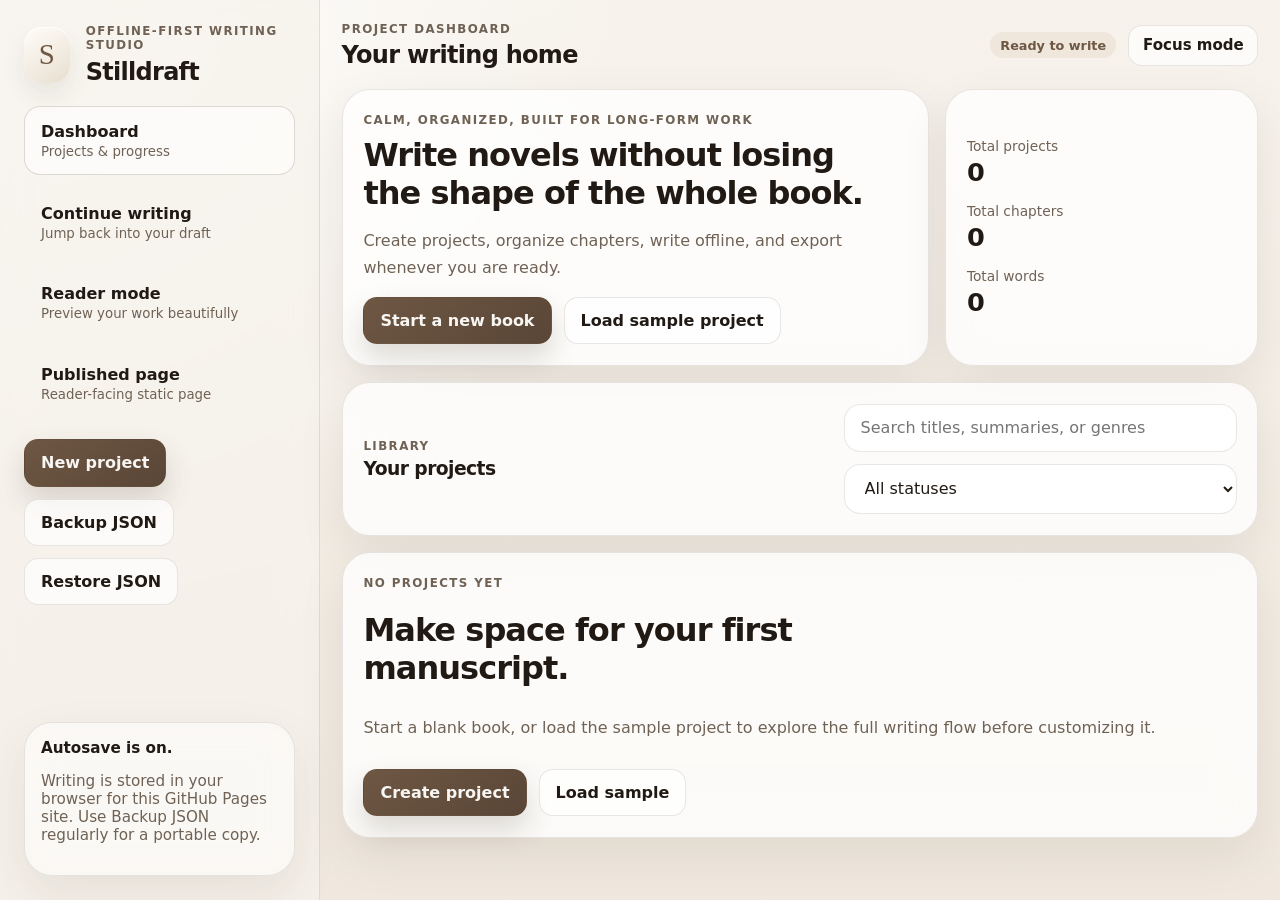
<file: index.html>
<!DOCTYPE html>
<html lang="en">
  <head>
    <meta charset="UTF-8" />
    <meta name="viewport" content="width=device-width, initial-scale=1.0" />
    <meta
      name="description"
      content="Stilldraft is an offline-first writing studio for novels, chapters, and long-form creative work."
    />
    <meta name="theme-color" content="#f7f3ec" />
    <title>Stilldraft</title>
    <link rel="icon" type="image/svg+xml" href="./assets/icon.svg" />
    <link rel="manifest" href="./manifest.webmanifest" />
    <link rel="stylesheet" href="./styles.css" />
  </head>
  <body>
    <div class="app-frame" id="appFrame">
      <aside class="sidebar" id="sidebar">
        <div class="brand-block">
          <div class="brand-mark">S</div>
          <div>
            <p class="eyebrow">Offline-first writing studio</p>
            <h1>Stilldraft</h1>
          </div>
        </div>

        <nav class="sidebar-nav">
          <button class="nav-button is-active" data-nav-target="dashboard">
            <span>Dashboard</span>
            <small>Projects & progress</small>
          </button>
          <button class="nav-button" data-nav-target="editor" id="continueWritingNav">
            <span>Continue writing</span>
            <small>Jump back into your draft</small>
          </button>
          <button class="nav-button" data-nav-target="reader" id="readerNavButton">
            <span>Reader mode</span>
            <small>Preview your work beautifully</small>
          </button>
          <a class="nav-button nav-link" href="./published.html">
            <span>Published page</span>
            <small>Reader-facing static page</small>
          </a>
        </nav>

        <div class="sidebar-actions">
          <button class="primary-button" id="newProjectButton">New project</button>
          <button class="secondary-button" id="exportBackupButton">Backup JSON</button>
          <label class="secondary-button file-trigger">
            Restore JSON
            <input type="file" id="restoreBackupInput" accept="application/json" />
          </label>
        </div>

        <div class="sidebar-note card subtle-card">
          <strong>Autosave is on.</strong>
          <p>
            Writing is stored in your browser for this GitHub Pages site. Use Backup JSON regularly for a portable copy.
          </p>
        </div>
      </aside>

      <main class="main-shell">
        <header class="topbar">
          <button class="icon-button mobile-only" id="mobileSidebarToggle" aria-label="Open navigation">
            ☰
          </button>
          <div>
            <p class="eyebrow" id="viewEyebrow">Project dashboard</p>
            <h2 id="viewTitle">Your writing home</h2>
          </div>
          <div class="topbar-actions">
            <span class="save-pill" id="saveStatus">Saved locally</span>
            <button class="secondary-button compact" id="focusModeButton">Focus mode</button>
          </div>
        </header>

        <section class="view" id="dashboardView">
          <div class="hero-grid">
            <article class="hero-card card">
              <div>
                <p class="eyebrow">Calm, organized, built for long-form work</p>
                <h3>Write novels without losing the shape of the whole book.</h3>
                <p>
                  Create projects, organize chapters, write offline, and export whenever you are ready.
                </p>
              </div>
              <div class="hero-actions">
                <button class="primary-button" id="dashboardNewProjectButton">Start a new book</button>
                <button class="secondary-button" id="loadSampleButton">Load sample project</button>
              </div>
            </article>

            <article class="stats-card card">
              <div class="stat-block">
                <span>Total projects</span>
                <strong id="totalProjectsStat">0</strong>
              </div>
              <div class="stat-block">
                <span>Total chapters</span>
                <strong id="totalChaptersStat">0</strong>
              </div>
              <div class="stat-block">
                <span>Total words</span>
                <strong id="totalWordsStat">0</strong>
              </div>
            </article>
          </div>

          <section class="card dashboard-controls">
            <div>
              <p class="eyebrow">Library</p>
              <h3>Your projects</h3>
            </div>
            <div class="dashboard-toolbar">
              <input
                type="search"
                id="projectSearchInput"
                class="search-input"
                placeholder="Search titles, summaries, or genres"
              />
              <select id="statusFilterSelect" class="select-input">
                <option value="all">All statuses</option>
                <option value="draft">Drafting</option>
                <option value="editing">Editing</option>
                <option value="ready">Ready</option>
              </select>
            </div>
          </section>

          <section class="project-grid" id="projectGrid" aria-live="polite"></section>
        </section>

        <section class="view hidden" id="editorView">
          <div class="editor-layout">
            <aside class="chapter-sidebar card">
              <div class="panel-heading with-action">
                <div>
                  <p class="eyebrow">Structure</p>
                  <h3>Chapters</h3>
                </div>
                <button class="icon-button" id="addChapterButton" aria-label="Add chapter">＋</button>
              </div>
              <div class="chapter-list" id="chapterList"></div>
              <div class="chapter-sidebar-footer">
                <div class="mini-stat">
                  <span>Project words</span>
                  <strong id="projectWordsStat">0</strong>
                </div>
                <div class="mini-stat">
                  <span>Estimated read</span>
                  <strong id="projectReadTimeStat">0 min</strong>
                </div>
              </div>
            </aside>

            <section class="editor-panel card">
              <div class="editor-header-row">
                <div>
                  <p class="eyebrow">Writing desk</p>
                  <h3 id="editorProjectHeading">Select a project</h3>
                  <p class="muted" id="editorProjectMeta">Create or open a project to begin.</p>
                </div>
                <div class="editor-header-actions">
                  <button class="secondary-button compact" id="editProjectButton">Project details</button>
                  <button class="secondary-button compact" id="openReaderButton">Reader</button>
                  <button class="secondary-button compact" id="printProjectButton">Print</button>
                </div>
              </div>

              <div class="field-row chapter-title-row">
                <label class="field-label" for="chapterTitleInput">Chapter title</label>
                <input type="text" id="chapterTitleInput" class="text-input" placeholder="Untitled chapter" />
              </div>

              <div class="metrics-strip" id="editorMetricsStrip">
                <div class="metric-card">
                  <span>Chapter words</span>
                  <strong id="chapterWordsMetric">0</strong>
                </div>
                <div class="metric-card">
                  <span>Chapter reading time</span>
                  <strong id="chapterReadMetric">0 min</strong>
                </div>
                <div class="metric-card">
                  <span>Characters</span>
                  <strong id="chapterCharactersMetric">0</strong>
                </div>
                <div class="metric-card">
                  <span>Last saved</span>
                  <strong id="chapterSavedMetric">—</strong>
                </div>
              </div>

              <div class="editor-mode-toggle" role="tablist" aria-label="Editor modes">
                <button class="mode-button is-active" data-editor-mode="write">Write</button>
                <button class="mode-button" data-editor-mode="split">Split</button>
                <button class="mode-button" data-editor-mode="preview">Preview</button>
              </div>

              <div class="editor-workspace mode-write" id="editorWorkspace">
                <textarea
                  id="chapterBodyInput"
                  class="editor-textarea"
                  placeholder="Begin with a scene, a voice, a single sentence worth keeping..."
                  spellcheck="true"
                ></textarea>
                <div class="preview-panel" id="chapterPreviewPanel"></div>
              </div>

              <div class="editor-footer-actions">
                <div class="button-group wrap-gap">
                  <button class="secondary-button compact" id="duplicateChapterButton">Duplicate chapter</button>
                  <button class="secondary-button compact" id="moveChapterUpButton">Move up</button>
                  <button class="secondary-button compact" id="moveChapterDownButton">Move down</button>
                </div>
                <div class="button-group wrap-gap">
                  <button class="secondary-button compact" id="exportTxtButton">Export TXT</button>
                  <button class="secondary-button compact" id="exportMdButton">Export MD</button>
                  <button class="secondary-button compact" id="exportPdfButton">Export PDF</button>
                  <button class="secondary-button compact" id="exportPublishedButton">Export publish JSON</button>
                  <button class="danger-button compact" id="deleteChapterButton">Delete chapter</button>
                </div>
              </div>
            </section>
          </div>
        </section>

        <section class="view hidden" id="readerView">
          <div class="reader-layout">
            <aside class="reader-sidebar card">
              <div class="panel-heading">
                <p class="eyebrow">Reader mode</p>
                <h3 id="readerProjectHeading">Preview</h3>
              </div>
              <p class="muted" id="readerProjectMeta">Select a project to preview the full manuscript.</p>
              <div class="reader-actions wrap-gap">
                <button class="primary-button compact" id="readerBackToEditorButton">Back to editor</button>
                <button class="secondary-button compact" id="readerExportPdfButton">Export PDF</button>
                <button class="secondary-button compact" id="readerOpenPublishedButton">Open published page</button>
              </div>
              <div class="toc-list" id="readerToc"></div>
            </aside>

            <article class="reader-article card" id="readerArticle"></article>
          </div>
        </section>
      </main>
    </div>

    <dialog class="dialog" id="projectDialog">
      <form method="dialog" class="dialog-form" id="projectForm">
        <div class="dialog-header">
          <div>
            <p class="eyebrow">Project setup</p>
            <h3 id="projectDialogTitle">New project</h3>
          </div>
          <button class="icon-button" type="button" id="closeProjectDialogButton" aria-label="Close dialog">×</button>
        </div>

        <label class="field-label" for="projectTitleInput">Book title</label>
        <input type="text" id="projectTitleInput" class="text-input" required placeholder="The Quiet House" />

        <div class="two-column-fields">
          <div>
            <label class="field-label" for="projectAuthorInput">Author</label>
            <input type="text" id="projectAuthorInput" class="text-input" placeholder="Your name or pen name" />
          </div>
          <div>
            <label class="field-label" for="projectGenreInput">Genre</label>
            <input type="text" id="projectGenreInput" class="text-input" placeholder="Fantasy, memoir, literary fiction..." />
          </div>
        </div>

        <label class="field-label" for="projectStatusInput">Status</label>
        <select id="projectStatusInput" class="select-input">
          <option value="draft">Drafting</option>
          <option value="editing">Editing</option>
          <option value="ready">Ready</option>
        </select>

        <label class="field-label" for="projectSummaryInput">Summary</label>
        <textarea id="projectSummaryInput" class="text-area" rows="5" placeholder="A one-paragraph overview, mood note, or premise."></textarea>

        <div class="dialog-actions">
          <button class="secondary-button" type="button" id="cancelProjectDialogButton">Cancel</button>
          <button class="primary-button" type="submit" id="saveProjectDialogButton">Save project</button>
        </div>
      </form>
    </dialog>

    <template id="emptyDashboardTemplate">
      <article class="empty-state card">
        <p class="eyebrow">No projects yet</p>
        <h3>Make space for your first manuscript.</h3>
        <p>
          Start a blank book, or load the sample project to explore the full writing flow before customizing it.
        </p>
        <div class="hero-actions">
          <button class="primary-button" data-empty-action="create">Create project</button>
          <button class="secondary-button" data-empty-action="sample">Load sample</button>
        </div>
      </article>
    </template>

    <script src="./app.js" defer></script>
  </body>
</html>
</file>
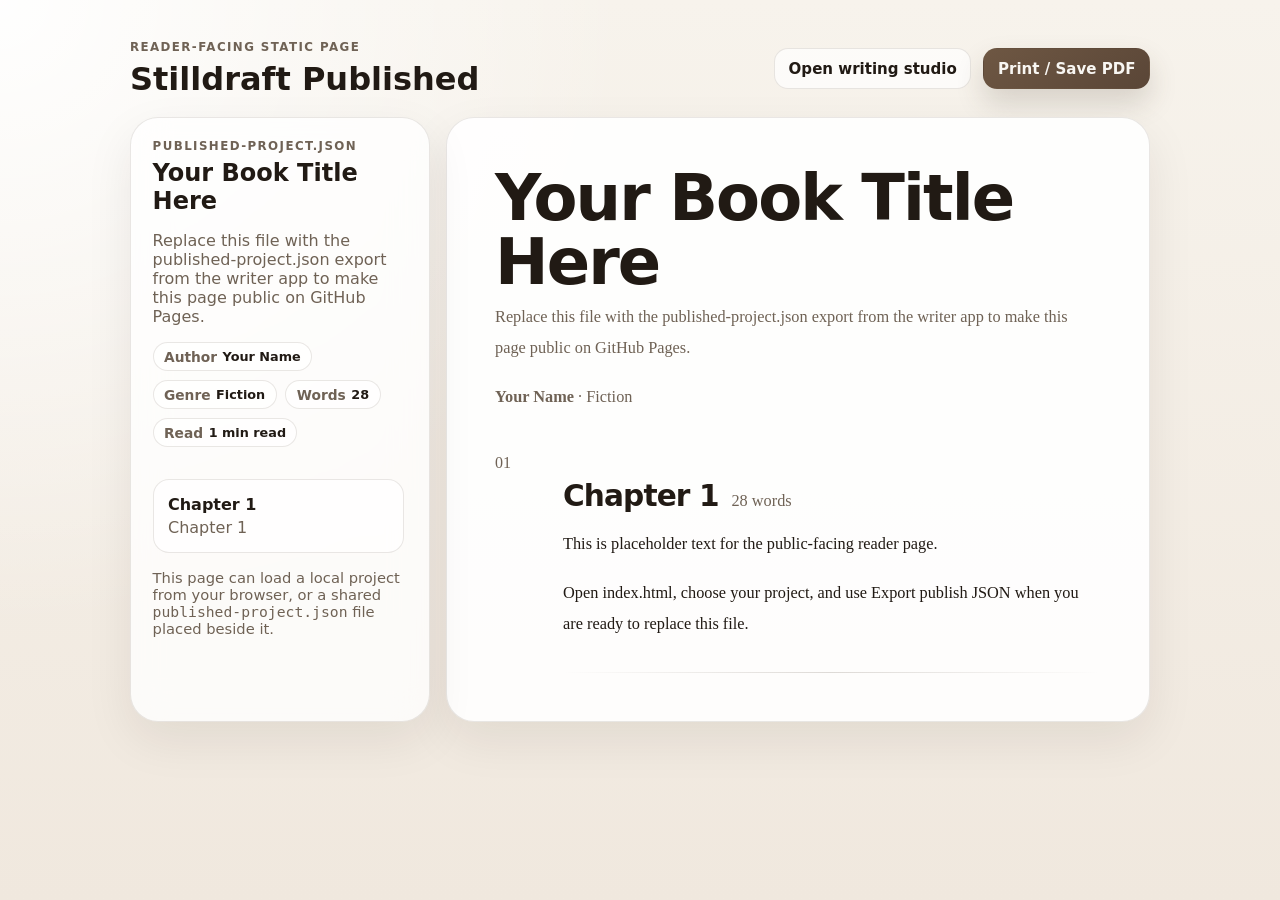
<file: published.html>
<!DOCTYPE html>
<html lang="en">
  <head>
    <meta charset="UTF-8" />
    <meta name="viewport" content="width=device-width, initial-scale=1.0" />
    <meta
      name="description"
      content="A reader-facing page for a finished Stilldraft project. Replace published-project.json with your exported manuscript."
    />
    <meta name="theme-color" content="#f7f3ec" />
    <title>Stilldraft — Published</title>
    <link rel="icon" type="image/svg+xml" href="./assets/icon.svg" />
    <link rel="stylesheet" href="./styles.css" />
  </head>
  <body>
    <main class="published-shell">
      <header class="published-topbar">
        <div>
          <p class="eyebrow">Reader-facing static page</p>
          <h1>Stilldraft Published</h1>
        </div>
        <div class="wrap-gap">
          <a class="secondary-button compact" href="./index.html">Open writing studio</a>
          <button class="primary-button compact" id="publishedPrintButton">Print / Save PDF</button>
        </div>
      </header>

      <div class="published-grid">
        <aside class="published-card card">
          <div class="published-hero" id="publishedHero"></div>
          <div class="published-toc toc-list" id="publishedToc"></div>
          <p class="footer-note">
            This page can load a local project from your browser, or a shared <code>published-project.json</code> file placed beside it.
          </p>
        </aside>

        <article class="published-article" id="publishedArticle"></article>
      </div>
    </main>

    <script src="./published.js" defer></script>
  </body>
</html>
</file>
<file: styles.css>
:root {
  --bg: #f6f3ee;
  --surface: rgba(255, 255, 255, 0.78);
  --surface-strong: #ffffff;
  --surface-soft: #f2ede4;
  --border: rgba(74, 59, 43, 0.12);
  --border-strong: rgba(74, 59, 43, 0.18);
  --ink: #211a14;
  --muted: #6f6255;
  --accent: #6e5743;
  --accent-soft: #efe7dc;
  --danger: #a35342;
  --shadow: 0 18px 48px rgba(34, 23, 14, 0.08);
  --radius-xl: 28px;
  --radius-lg: 20px;
  --radius-md: 16px;
  --radius-sm: 12px;
  --transition: 180ms ease;
  --max-width: 1600px;
}

* {
  box-sizing: border-box;
}

html {
  scroll-behavior: smooth;
}

body {
  margin: 0;
  min-height: 100vh;
  background:
    radial-gradient(circle at top left, rgba(255, 255, 255, 0.95), transparent 40%),
    linear-gradient(180deg, #f7f3ec 0%, #f0e8de 100%);
  color: var(--ink);
  font-family: Inter, ui-sans-serif, system-ui, -apple-system, BlinkMacSystemFont, "Segoe UI", sans-serif;
}

button,
input,
select,
textarea {
  font: inherit;
}

button {
  border: 0;
  background: none;
  color: inherit;
  cursor: pointer;
}

a {
  color: inherit;
  text-decoration: none;
}

img {
  max-width: 100%;
}

.hidden {
  display: none !important;
}

.app-frame {
  display: grid;
  grid-template-columns: 320px minmax(0, 1fr);
  min-height: 100vh;
  max-width: var(--max-width);
  margin: 0 auto;
}

.sidebar {
  position: sticky;
  top: 0;
  display: flex;
  flex-direction: column;
  gap: 1.35rem;
  height: 100vh;
  padding: 1.5rem;
  border-right: 1px solid var(--border);
  background: rgba(247, 243, 236, 0.78);
  backdrop-filter: blur(18px);
}

.brand-block {
  display: flex;
  align-items: center;
  gap: 1rem;
}

.brand-mark {
  display: grid;
  place-items: center;
  width: 56px;
  height: 56px;
  border-radius: 18px;
  background: linear-gradient(145deg, #fffdf9, #e8decf);
  box-shadow: inset 0 1px 0 rgba(255, 255, 255, 0.85), 0 12px 24px rgba(33, 26, 20, 0.08);
  font-family: Georgia, "Times New Roman", serif;
  font-size: 1.8rem;
  color: var(--accent);
}

.brand-block h1,
.topbar h2,
.hero-card h3,
.dashboard-controls h3,
.chapter-sidebar h3,
.editor-panel h3,
.reader-sidebar h3,
.dialog h3,
.empty-state h3 {
  margin: 0;
  font-weight: 650;
  letter-spacing: -0.03em;
}

.eyebrow {
  margin: 0 0 0.35rem;
  font-size: 0.74rem;
  font-weight: 700;
  letter-spacing: 0.12em;
  text-transform: uppercase;
  color: var(--muted);
}

.sidebar-nav {
  display: grid;
  gap: 0.7rem;
}

.nav-button {
  display: flex;
  flex-direction: column;
  align-items: flex-start;
  gap: 0.18rem;
  width: 100%;
  padding: 0.95rem 1rem;
  border: 1px solid transparent;
  border-radius: var(--radius-md);
  color: var(--ink);
  background: transparent;
  transition: transform var(--transition), border-color var(--transition), background var(--transition);
}

.nav-button span {
  font-weight: 620;
}

.nav-button small {
  color: var(--muted);
}

.nav-button:hover,
.nav-button.is-active,
.nav-link:hover {
  border-color: var(--border-strong);
  background: rgba(255, 255, 255, 0.6);
  transform: translateY(-1px);
}

.sidebar-actions,
.hero-actions,
.dashboard-toolbar,
.topbar-actions,
.editor-header-actions,
.editor-footer-actions,
.reader-actions,
.button-group,
.wrap-gap,
.dialog-actions {
  display: flex;
  gap: 0.75rem;
  align-items: center;
  flex-wrap: wrap;
}

.card {
  background: var(--surface);
  border: 1px solid var(--border);
  border-radius: var(--radius-xl);
  box-shadow: var(--shadow);
  backdrop-filter: blur(18px);
}

.subtle-card {
  background: rgba(255, 255, 255, 0.48);
}

.sidebar-note {
  margin-top: auto;
  padding: 1rem;
  color: var(--muted);
  font-size: 0.95rem;
}

.sidebar-note strong {
  display: block;
  margin-bottom: 0.3rem;
  color: var(--ink);
}

.main-shell {
  padding: 1.35rem;
}

.topbar {
  display: flex;
  align-items: center;
  justify-content: space-between;
  gap: 1rem;
  margin-bottom: 1.25rem;
}

.view {
  display: block;
}

.hero-grid {
  display: grid;
  grid-template-columns: minmax(0, 1.5fr) minmax(280px, 0.8fr);
  gap: 1rem;
  margin-bottom: 1rem;
}

.hero-card,
.stats-card,
.dashboard-controls,
.empty-state,
.chapter-sidebar,
.editor-panel,
.reader-sidebar,
.reader-article {
  padding: 1.3rem;
}

.hero-card {
  display: flex;
  flex-direction: column;
  justify-content: space-between;
  min-height: 220px;
}

.hero-card p,
.empty-state p,
.muted,
.project-card .project-summary,
.reader-sidebar p {
  color: var(--muted);
  line-height: 1.65;
}

.hero-card h3,
.empty-state h3 {
  max-width: 24ch;
  font-size: clamp(1.6rem, 2.5vw, 2.4rem);
}

.stats-card {
  display: grid;
  gap: 1rem;
  align-content: center;
}

.stat-block,
.metric-card,
.mini-stat {
  display: grid;
  gap: 0.2rem;
}

.stat-block span,
.metric-card span,
.mini-stat span,
.project-meta-chip span {
  color: var(--muted);
  font-size: 0.86rem;
}

.stat-block strong,
.metric-card strong,
.mini-stat strong {
  font-size: clamp(1.35rem, 2vw, 1.8rem);
  letter-spacing: -0.03em;
}

.dashboard-controls {
  display: flex;
  align-items: center;
  justify-content: space-between;
  gap: 1rem;
  margin-bottom: 1rem;
}

.search-input,
.text-input,
.select-input,
.text-area,
.editor-textarea {
  width: 100%;
  border: 1px solid var(--border);
  border-radius: var(--radius-md);
  background: rgba(255, 255, 255, 0.92);
  color: var(--ink);
  transition: border-color var(--transition), box-shadow var(--transition), transform var(--transition);
}

.search-input,
.text-input,
.select-input {
  min-height: 48px;
  padding: 0.85rem 1rem;
}

.text-area {
  padding: 0.9rem 1rem;
  resize: vertical;
}

.search-input:focus,
.text-input:focus,
.select-input:focus,
.text-area:focus,
.editor-textarea:focus {
  outline: none;
  border-color: rgba(110, 87, 67, 0.35);
  box-shadow: 0 0 0 4px rgba(110, 87, 67, 0.1);
}

.project-grid {
  display: grid;
  grid-template-columns: repeat(auto-fit, minmax(260px, 1fr));
  gap: 1rem;
}

.project-card {
  display: flex;
  flex-direction: column;
  gap: 1rem;
  padding: 1.15rem;
  border-radius: var(--radius-xl);
  background: rgba(255, 255, 255, 0.8);
  border: 1px solid var(--border);
  box-shadow: var(--shadow);
}

.project-card-header {
  display: flex;
  align-items: flex-start;
  justify-content: space-between;
  gap: 0.75rem;
}

.project-card-header h4 {
  margin: 0;
  font-size: 1.2rem;
}

.status-pill,
.save-pill,
.project-meta-chip {
  display: inline-flex;
  align-items: center;
  gap: 0.35rem;
  padding: 0.35rem 0.65rem;
  border-radius: 999px;
  background: var(--accent-soft);
  color: var(--accent);
  font-size: 0.8rem;
  font-weight: 650;
}

.status-pill[data-status="editing"] {
  background: #ece8f5;
  color: #5d4d7a;
}

.status-pill[data-status="ready"] {
  background: #e3efe8;
  color: #3a6c50;
}

.project-metadata {
  display: flex;
  flex-wrap: wrap;
  gap: 0.55rem;
}

.project-meta-chip {
  background: rgba(255, 255, 255, 0.7);
  border: 1px solid var(--border);
  color: var(--ink);
}

.project-card .project-summary {
  min-height: 72px;
  margin: 0;
}

.project-card-actions {
  display: flex;
  flex-wrap: wrap;
  gap: 0.65rem;
  margin-top: auto;
}

.primary-button,
.secondary-button,
.danger-button,
.icon-button,
.mode-button {
  display: inline-flex;
  align-items: center;
  justify-content: center;
  gap: 0.45rem;
  min-height: 46px;
  padding: 0.82rem 1rem;
  border-radius: 14px;
  border: 1px solid transparent;
  font-weight: 620;
  transition: transform var(--transition), box-shadow var(--transition), background var(--transition), border-color var(--transition);
}

.compact {
  min-height: 40px;
  padding: 0.65rem 0.85rem;
  font-size: 0.94rem;
}

.primary-button {
  background: linear-gradient(145deg, #6e5743, #5a4637);
  color: #f8f6f2;
  box-shadow: 0 14px 28px rgba(74, 59, 43, 0.18);
}

.primary-button:hover,
.secondary-button:hover,
.danger-button:hover,
.icon-button:hover,
.mode-button:hover {
  transform: translateY(-1px);
}

.secondary-button,
.icon-button,
.mode-button {
  background: rgba(255, 255, 255, 0.7);
  border-color: var(--border);
}

.mode-button.is-active {
  background: var(--accent);
  border-color: var(--accent);
  color: #f6f3ee;
}

.danger-button {
  background: rgba(163, 83, 66, 0.12);
  border-color: rgba(163, 83, 66, 0.2);
  color: var(--danger);
}

.icon-button {
  min-width: 44px;
  padding-inline: 0.9rem;
}

.file-trigger {
  position: relative;
  overflow: hidden;
}

.file-trigger input {
  position: absolute;
  inset: 0;
  opacity: 0;
  cursor: pointer;
}

.editor-layout,
.reader-layout {
  display: grid;
  grid-template-columns: 320px minmax(0, 1fr);
  gap: 1rem;
}

.chapter-sidebar,
.reader-sidebar {
  display: flex;
  flex-direction: column;
  gap: 1rem;
}

.panel-heading,
.panel-heading.with-action,
.editor-header-row,
.field-row,
.chapter-item,
.reader-chapter,
.published-header,
.reader-chapter-heading {
  display: flex;
  align-items: center;
  justify-content: space-between;
  gap: 0.8rem;
}

.panel-heading {
  align-items: flex-start;
}

.chapter-list,
.toc-list {
  display: grid;
  gap: 0.7rem;
  max-height: min(56vh, 720px);
  overflow: auto;
  padding-right: 0.2rem;
}

.chapter-item,
.toc-item {
  align-items: flex-start;
  width: 100%;
  padding: 0.9rem;
  border-radius: var(--radius-md);
  border: 1px solid var(--border);
  background: rgba(255, 255, 255, 0.7);
}

.chapter-item.is-active,
.toc-item.is-active {
  border-color: rgba(110, 87, 67, 0.3);
  background: var(--accent-soft);
}

.chapter-item:hover,
.toc-item:hover {
  border-color: rgba(110, 87, 67, 0.2);
}

.chapter-item-main,
.toc-item {
  display: grid;
  gap: 0.3rem;
  text-align: left;
}

.chapter-item h4,
.toc-item strong,
.reader-chapter-heading h4 {
  margin: 0;
  font-size: 1rem;
}

.chapter-item small,
.toc-item span,
.project-card time {
  color: var(--muted);
}

.chapter-item-actions {
  display: flex;
  gap: 0.45rem;
}

.chapter-item-actions button {
  width: 34px;
  height: 34px;
  padding: 0;
  border-radius: 10px;
}

.chapter-sidebar-footer {
  display: grid;
  grid-template-columns: repeat(2, minmax(0, 1fr));
  gap: 0.7rem;
}

.editor-panel {
  display: flex;
  flex-direction: column;
  gap: 1rem;
  min-height: calc(100vh - 7.25rem);
}

.chapter-title-row {
  flex-direction: column;
  align-items: stretch;
}

.field-label {
  display: inline-block;
  margin-bottom: 0.45rem;
  font-size: 0.88rem;
  font-weight: 650;
  color: var(--muted);
}

.metrics-strip {
  display: grid;
  grid-template-columns: repeat(4, minmax(0, 1fr));
  gap: 0.75rem;
}

.metric-card {
  padding: 0.95rem 1rem;
  border-radius: var(--radius-md);
  background: rgba(255, 255, 255, 0.7);
  border: 1px solid var(--border);
}

.editor-mode-toggle {
  display: inline-flex;
  align-self: flex-start;
  padding: 0.25rem;
  border-radius: 16px;
  background: rgba(255, 255, 255, 0.7);
  border: 1px solid var(--border);
}

.editor-workspace {
  display: grid;
  gap: 1rem;
  flex: 1;
  min-height: 0;
}

.editor-workspace.mode-write,
.editor-workspace.mode-preview {
  grid-template-columns: minmax(0, 1fr);
}

.editor-workspace.mode-split {
  grid-template-columns: minmax(0, 1fr) minmax(280px, 0.95fr);
}

.editor-textarea,
.preview-panel {
  min-height: 420px;
  height: 100%;
  border-radius: 24px;
}

.editor-textarea {
  padding: clamp(1rem, 2vw, 1.6rem);
  resize: none;
  border: 1px solid var(--border);
  background: linear-gradient(180deg, rgba(255, 255, 255, 0.98), rgba(252, 250, 246, 0.98));
  line-height: 1.85;
  font-size: clamp(1rem, 1.35vw, 1.08rem);
}

.preview-panel,
.reader-article {
  overflow: auto;
  background: linear-gradient(180deg, rgba(255, 255, 255, 0.94), rgba(249, 246, 240, 0.92));
}

.preview-panel {
  padding: clamp(1rem, 2vw, 1.6rem);
  border: 1px solid var(--border);
}

.reader-article {
  padding: clamp(1.5rem, 3vw, 3rem);
}

.preview-empty,
.reader-empty,
.published-empty {
  color: var(--muted);
}

.prose,
.published-article {
  font-family: Charter, "Iowan Old Style", "Palatino Linotype", "Book Antiqua", Georgia, serif;
  line-height: 1.9;
}

.prose h1,
.prose h2,
.prose h3,
.published-article h1,
.published-article h2,
.published-article h3 {
  font-family: Inter, ui-sans-serif, system-ui, sans-serif;
  letter-spacing: -0.03em;
  line-height: 1.15;
  margin-top: 2.1rem;
  margin-bottom: 1rem;
}

.prose h1,
.published-article h1 {
  font-size: clamp(2rem, 5vw, 3rem);
}

.prose h2,
.published-article h2 {
  font-size: clamp(1.3rem, 3vw, 1.85rem);
}

.prose p,
.published-article p {
  margin: 0 0 1.15rem;
  font-size: clamp(1.02rem, 1.15vw, 1.13rem);
}

.prose blockquote,
.published-article blockquote {
  margin: 1.5rem 0;
  padding-left: 1rem;
  border-left: 3px solid rgba(110, 87, 67, 0.25);
  color: var(--muted);
  font-style: italic;
}

.scene-break {
  width: 100%;
  text-align: center;
  letter-spacing: 0.6em;
  margin: 1.8rem 0;
  color: var(--muted);
}

.reader-project-intro {
  margin-bottom: 2rem;
}

.reader-project-intro h1,
.published-hero h1 {
  margin: 0 0 0.5rem;
  font-size: clamp(2.4rem, 5vw, 4rem);
  line-height: 1;
}

.reader-project-intro p,
.published-hero p {
  color: var(--muted);
}

.reader-chapter {
  align-items: flex-start;
  gap: 1rem;
  margin-top: 2rem;
}

.reader-chapter-index {
  flex: 0 0 auto;
  width: 52px;
  padding-top: 0.2rem;
  color: var(--muted);
  font-family: Georgia, serif;
}

.reader-chapter-main {
  min-width: 0;
}

.reader-chapter-heading {
  align-items: baseline;
  justify-content: flex-start;
}

.reader-chapter-heading p {
  margin: 0;
  color: var(--muted);
}

.reader-divider {
  height: 1px;
  margin: 2rem 0 0;
  background: linear-gradient(90deg, transparent, rgba(74, 59, 43, 0.18), transparent);
}

.dialog {
  width: min(640px, calc(100vw - 2rem));
  border: 0;
  border-radius: 28px;
  padding: 0;
  background: transparent;
}

.dialog::backdrop {
  background: rgba(20, 14, 10, 0.35);
  backdrop-filter: blur(4px);
}

.dialog-form {
  display: grid;
  gap: 0.9rem;
  padding: 1.35rem;
  border-radius: 28px;
  border: 1px solid var(--border);
  background: rgba(252, 250, 246, 0.98);
  box-shadow: 0 24px 64px rgba(20, 14, 10, 0.18);
}

.dialog-header,
.two-column-fields {
  display: grid;
  gap: 0.9rem;
}

.two-column-fields {
  grid-template-columns: repeat(2, minmax(0, 1fr));
}

.empty-state {
  display: flex;
  flex-direction: column;
  align-items: flex-start;
  gap: 0.75rem;
  min-height: 260px;
  justify-content: center;
}

.mobile-only {
  display: none;
}

.focus-mode .sidebar,
.focus-mode .topbar,
.focus-mode .chapter-sidebar,
.focus-mode .editor-header-row,
.focus-mode .chapter-title-row,
.focus-mode .metrics-strip,
.focus-mode .editor-mode-toggle,
.focus-mode .editor-footer-actions {
  display: none !important;
}

.focus-mode .app-frame {
  grid-template-columns: minmax(0, 1fr);
}

.focus-mode .main-shell {
  padding: 1rem;
}

.focus-mode #editorView {
  margin: 0 auto;
  max-width: 900px;
}

.focus-mode .editor-layout {
  grid-template-columns: minmax(0, 1fr);
}

.focus-mode .editor-panel {
  min-height: calc(100vh - 2rem);
}

.focus-mode .editor-textarea {
  min-height: calc(100vh - 5rem);
  font-size: 1.08rem;
  line-height: 1.95;
}

.published-shell {
  max-width: 1100px;
  margin: 0 auto;
  padding: clamp(1rem, 4vw, 2.5rem);
}

.published-topbar {
  display: flex;
  align-items: center;
  justify-content: space-between;
  gap: 1rem;
  margin-bottom: 1.2rem;
}

.published-topbar h1,
.published-topbar h2,
.published-card h2,
.published-card h3 {
  margin: 0;
}

.published-grid {
  display: grid;
  grid-template-columns: 300px minmax(0, 1fr);
  gap: 1rem;
}

.published-card {
  padding: 1.35rem;
}

.published-hero {
  margin-bottom: 2rem;
}

.published-meta {
  display: flex;
  flex-wrap: wrap;
  gap: 0.55rem;
  margin-top: 1rem;
}

.toc-list button,
.published-toc button {
  width: 100%;
  text-align: left;
}

.published-article {
  background: rgba(255, 255, 255, 0.9);
  border: 1px solid var(--border);
  border-radius: 28px;
  box-shadow: var(--shadow);
  padding: clamp(1.5rem, 4vw, 3rem);
}

.footer-note {
  margin-top: 1rem;
  color: var(--muted);
  font-size: 0.92rem;
}

@media (max-width: 1180px) {
  .hero-grid,
  .editor-layout,
  .reader-layout,
  .published-grid {
    grid-template-columns: minmax(0, 1fr);
  }

  .chapter-sidebar,
  .reader-sidebar {
    position: static;
  }

  .editor-panel {
    min-height: auto;
  }
}

@media (max-width: 900px) {
  .app-frame {
    grid-template-columns: minmax(0, 1fr);
  }

  .sidebar {
    position: fixed;
    inset: 0 auto 0 0;
    width: min(88vw, 320px);
    transform: translateX(-105%);
    z-index: 40;
    transition: transform var(--transition);
    box-shadow: 0 30px 60px rgba(20, 14, 10, 0.18);
  }

  .sidebar.is-open {
    transform: translateX(0);
  }

  .mobile-only {
    display: inline-flex;
  }

  .main-shell {
    padding: 1rem;
  }

  .topbar {
    position: sticky;
    top: 0.75rem;
    z-index: 10;
    padding: 0.95rem 1rem;
    border: 1px solid var(--border);
    border-radius: 24px;
    background: rgba(247, 243, 236, 0.88);
    box-shadow: var(--shadow);
    backdrop-filter: blur(18px);
  }

  .metrics-strip,
  .chapter-sidebar-footer,
  .two-column-fields {
    grid-template-columns: repeat(2, minmax(0, 1fr));
  }

  .editor-workspace.mode-split {
    grid-template-columns: minmax(0, 1fr);
  }
}

@media (max-width: 640px) {
  .dashboard-controls,
  .topbar,
  .project-card-header,
  .editor-header-row,
  .chapter-item,
  .reader-chapter,
  .published-topbar {
    flex-direction: column;
    align-items: flex-start;
  }

  .metrics-strip,
  .chapter-sidebar-footer,
  .two-column-fields {
    grid-template-columns: minmax(0, 1fr);
  }

  .hero-card,
  .stats-card,
  .dashboard-controls,
  .chapter-sidebar,
  .editor-panel,
  .reader-sidebar,
  .reader-article,
  .published-card,
  .published-article {
    border-radius: 22px;
  }

  .project-grid {
    grid-template-columns: minmax(0, 1fr);
  }

  .project-card-actions,
  .editor-footer-actions {
    width: 100%;
  }

  .project-card-actions > *,
  .editor-footer-actions > .button-group {
    width: 100%;
  }

  .editor-footer-actions > .button-group {
    justify-content: stretch;
  }

  .editor-footer-actions button {
    flex: 1 1 160px;
  }

  .reader-chapter-index {
    width: auto;
  }
}

@media print {
  body {
    background: #fff;
  }

  .sidebar,
  .topbar,
  .reader-sidebar,
  .chapter-sidebar,
  .editor-header-row,
  .editor-footer-actions,
  .editor-mode-toggle,
  .metrics-strip,
  .chapter-title-row,
  .published-topbar,
  .footer-note {
    display: none !important;
  }

  .app-frame,
  .reader-layout,
  .published-grid {
    display: block;
  }

  .reader-article,
  .published-article {
    box-shadow: none;
    border: 0;
    padding: 0;
  }
}
</file>
